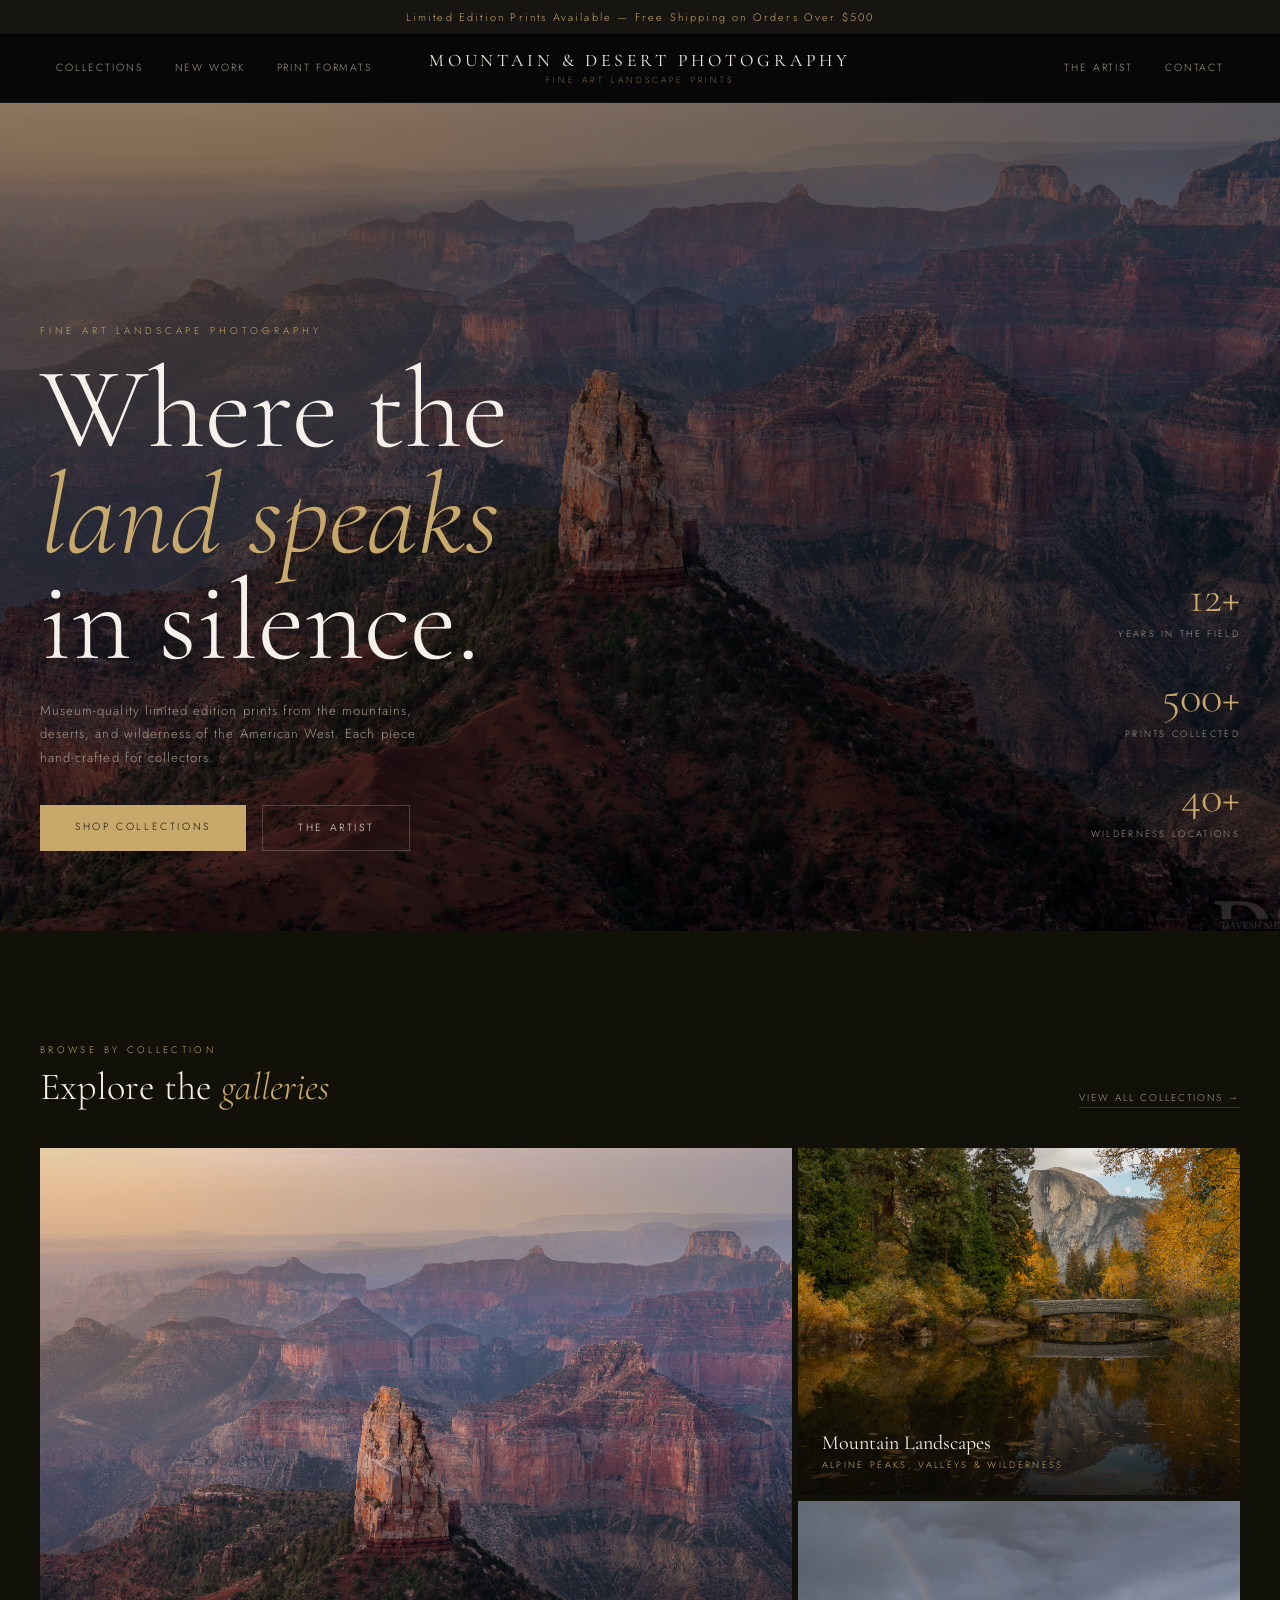
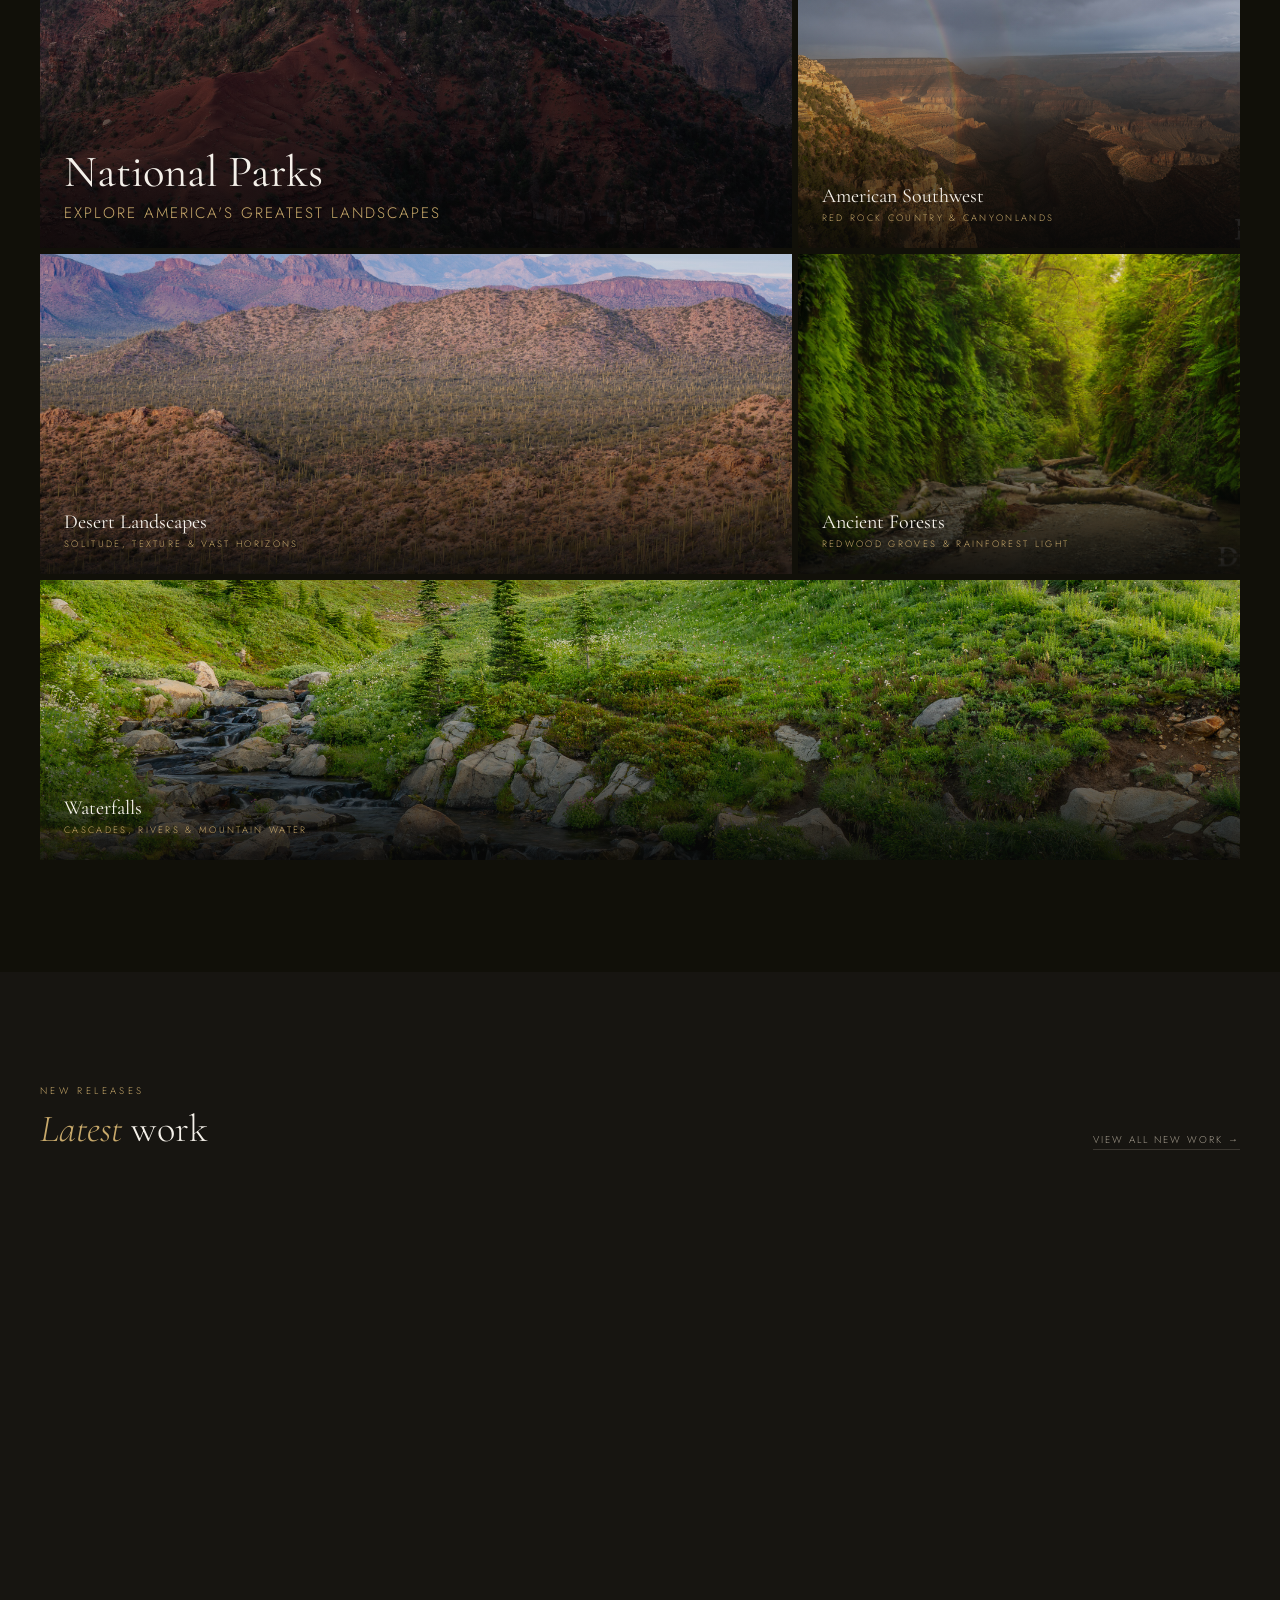
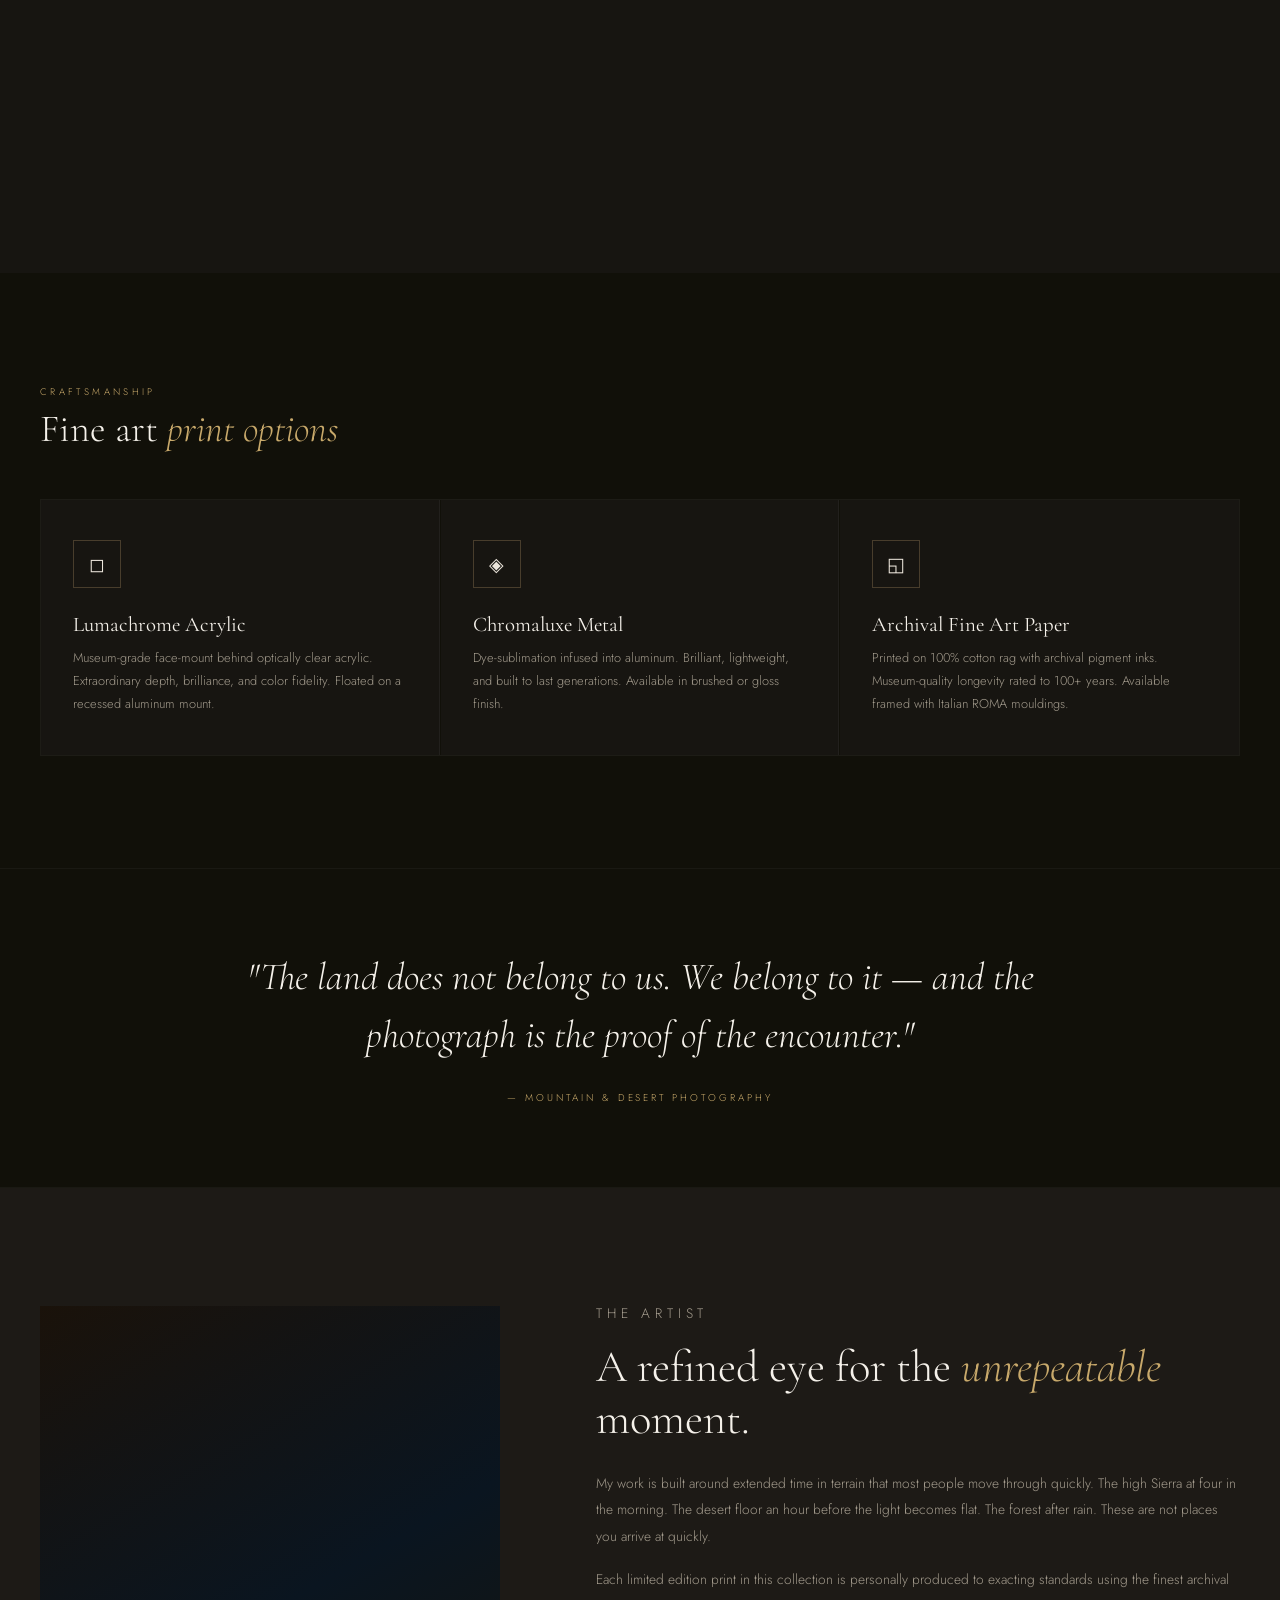
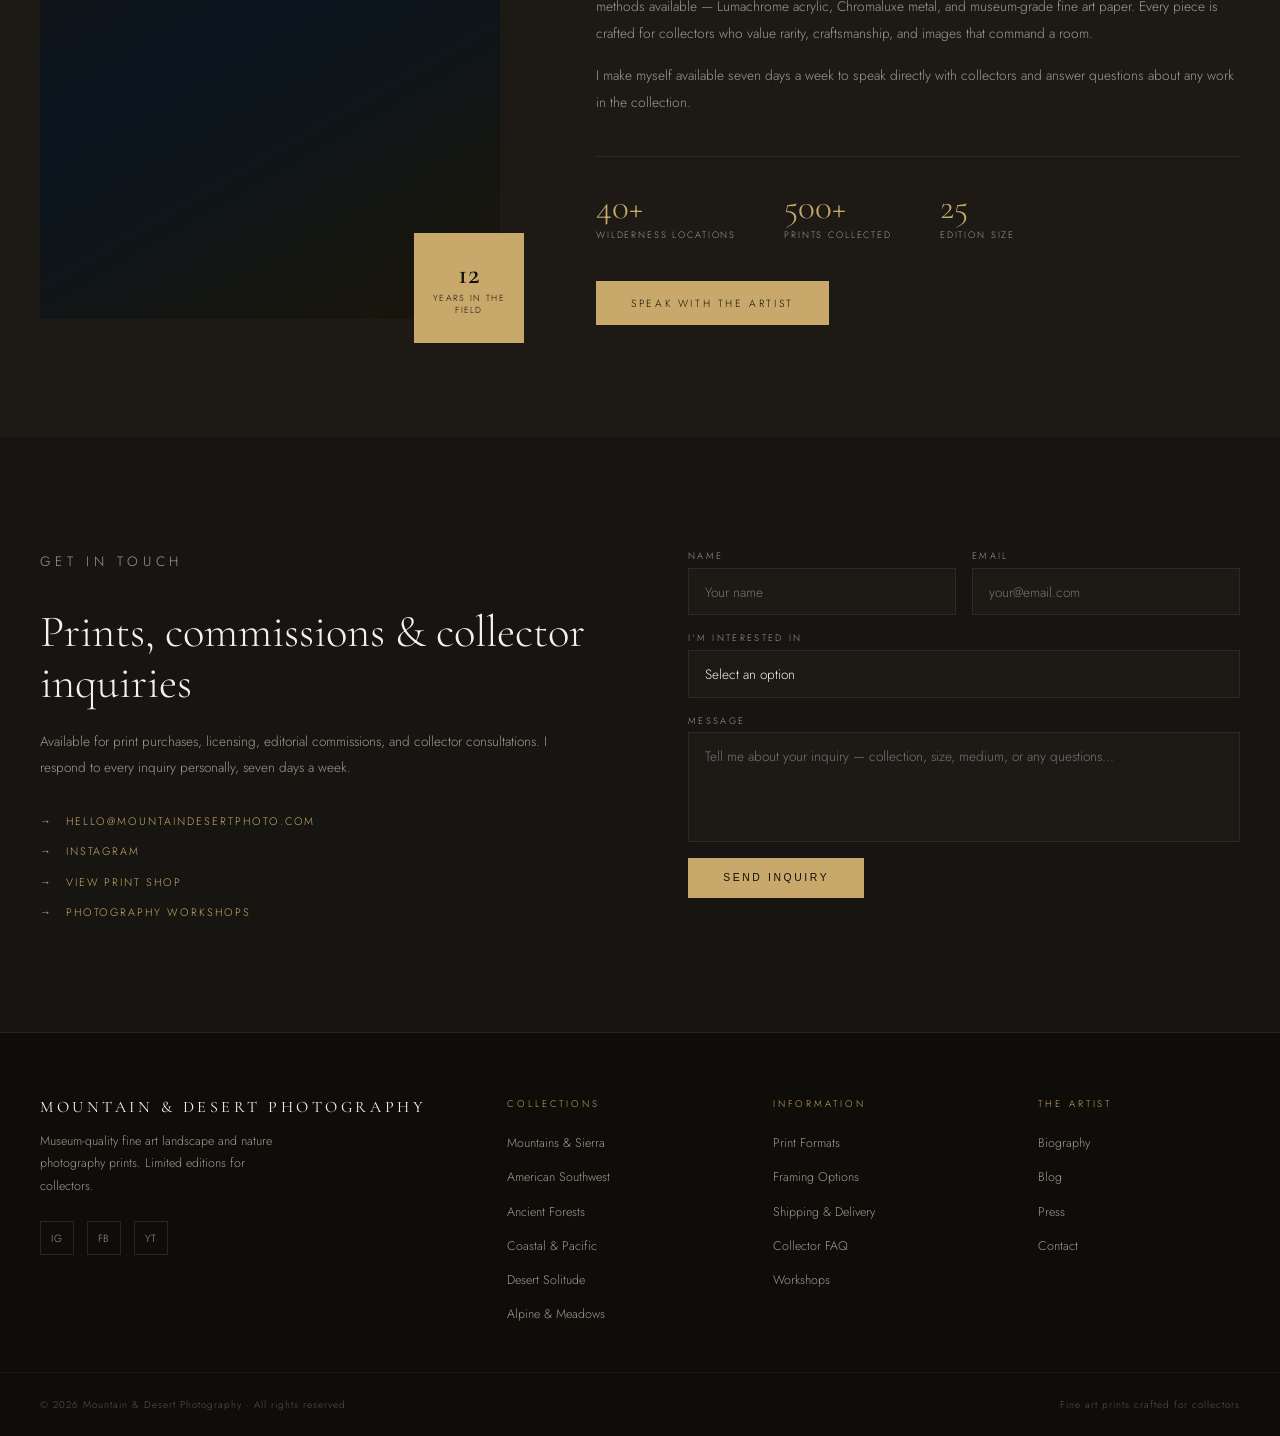
<file: index.html>
<!DOCTYPE html>
<html lang="en">
<head>
  <meta charset="UTF-8" />
  <meta name="viewport" content="width=device-width, initial-scale=1.0" />
  <title>Mountain and Desert Photography | Fine Art Prints</title>
  <link href="https://fonts.googleapis.com/css2?family=Cormorant+Garamond:ital,wght@0,300;0,400;0,600;1,300;1,400&family=Jost:wght@200;300;400&display=swap" rel="stylesheet" />
  <link rel="stylesheet" href="assets/css/styles.css">
</head>
<body>

  <!-- TOP BAR -->
  <div class="top-bar">Limited Edition Prints Available — Free Shipping on Orders Over $500</div>

  <!-- NAV -->
  <nav>
    <div class="nav-inner">
      <ul class="nav-left">
        <li><a href="#collections">Collections</a></li>
        <li><a href="#featured">New Work</a></li>
        <li><a href="#formats">Print Formats</a></li>
      </ul>
      <div class="nav-brand">
        <a href="#">Mountain &amp; Desert Photography</a>
        <span>Fine Art Landscape Prints</span>
      </div>
      <ul class="nav-right">
        <li><a href="#artist">The Artist</a></li>
        <li><a href="#contact">Contact</a></li>
      </ul>
    </div>
  </nav>

  <!-- HERO -->
  <header class="hero">
    <div class="hero-bg">
      <img src="assets/images/national-parks/grand-canyon/grand-canyon-point-imperial-sunrise.jpg"
          class="hero-slide">
      <img src="assets/images/national-parks/grand-canyon/grand-canyon-storm-rainbow.jpg"
          class="hero-slide">
      <img src="assets/images/national-parks/bryce-canyon/bryce-sunset-snow.jpg"
          class="hero-slide">
      <img src="assets/images/national-parks/north-cascades/north-cascade-backpacking.jpg"
          class="hero-slide">
      <img src="assets/images/national-parks/redwood/redwood-forest-trail.jpg"
          class="hero-slide">
  </div>
    <svg class="hero-mountains" viewBox="0 0 1440 280" preserveAspectRatio="none" xmlns="http://www.w3.org/2000/svg" height="280">
      <path d="M0,280 L0,200 L60,150 L130,185 L220,70 L320,130 L400,90 L480,150 L570,45 L670,110 L760,30 L860,100 L940,62 L1030,118 L1115,75 L1200,135 L1290,95 L1380,155 L1440,120 L1440,280 Z" fill="rgba(8,8,8,0.7)"/>
      <path d="M0,280 L0,240 L90,215 L190,232 L280,195 L380,220 L470,185 L570,215 L670,168 L780,205 L880,160 L980,198 L1070,172 L1170,205 L1270,185 L1380,215 L1440,195 L1440,280 Z" fill="#080808"/>
    </svg>
    <div class="hero-body">
      <div class="hero-text">
        <p class="hero-eyebrow">Fine Art Landscape Photography</p>
        <h1 class="hero-title">Where the<br/><em>land speaks</em><br/>in silence.</h1>
        <p class="hero-sub">Museum-quality limited edition prints from the mountains, deserts, and wilderness of the American West. Each piece hand-crafted for collectors.</p>
        <div class="hero-actions">
          <a href="#collections" class="btn-primary">Shop Collections</a>
          <a href="#artist" class="btn-ghost">The Artist</a>
        </div>
      </div>
      <div class="hero-stat-group">
        <div class="hero-stat">
          <span class="hero-stat-num">12+</span>
          <span class="hero-stat-lbl">Years in the field</span>
        </div>
        <div class="hero-stat">
          <span class="hero-stat-num">500+</span>
          <span class="hero-stat-lbl">Prints collected</span>
        </div>
        <div class="hero-stat">
          <span class="hero-stat-num">40+</span>
          <span class="hero-stat-lbl">Wilderness locations</span>
        </div>
      </div>
    </div>
  </header>

  <!-- COLLECTIONS -->
  <section id="collections">
    <div class="section-wrap">
      <div class="section-head">
        <div>
          <p class="section-eyebrow">Browse by Collection</p>
          <h2 class="section-title">Explore the <em>galleries</em></h2>
        </div>
        <a href="#" class="see-all">View All Collections →</a>
      </div>
    </div>
    <div style="padding: 0 2.5rem; max-width:1400px; margin: 0 auto;">
      <div class="collections-grid">

        <!-- NATIONAL PARKS -->

        <a href="galleries/national-parks.html" class="coll-item parks">

          <div
            class="coll-bg"
            style="
              background-image:url('assets/images/national-parks/grand-canyon/grand-canyon-point-imperial-sunrise.jpg');
              background-size:cover;
              background-position:center;
            ">
          </div>

          <div class="coll-overlay">
            <div class="coll-name">National Parks</div>
            <div class="coll-count">Explore America's Greatest Landscapes</div>
          </div>

          <div class="coll-arrow">↗</div>

        </a>

        <!-- MOUNTAINS -->

        <a href="galleries/gallery.html?gallery=mountains" class="coll-item mountains">

            <div class="coll-bg cg-mountains"></div>

            <div class="coll-overlay">
                <div class="coll-name">
                    Mountain Landscapes
                </div>

                <div class="coll-count">
                    Alpine peaks, valleys & wilderness
                </div>
            </div>

            <div class="coll-arrow">↗</div>

        </a>

        <!-- SOUTHWEST -->

        <a href="galleries/gallery.html?gallery=southwest" class="coll-item southwest">

            <div class="coll-bg cg-southwest"></div>

            <div class="coll-overlay">
                <div class="coll-name">
                    American Southwest
                </div>

                <div class="coll-count">
                    Red rock country & canyonlands
                </div>
            </div>

            <div class="coll-arrow">↗</div>

        </a>

        <!-- FORESTS -->

        <a href="galleries/gallery.html?gallery=forest" class="coll-item forests">

            <div class="coll-bg cg-forest"></div>

            <div class="coll-overlay">
                <div class="coll-name">
                    Ancient Forests
                </div>

                <div class="coll-count">
                    Redwood groves & rainforest light
                </div>
            </div>

            <div class="coll-arrow">↗</div>

        </a>

        <!-- DESERT -->

       <a href="galleries/gallery.html?gallery=desert" class="coll-item desert">

            <div class="coll-bg cg-desert"></div>

            <div class="coll-overlay">
                <div class="coll-name">
                    Desert Landscapes
                </div>

                <div class="coll-count">
                    Solitude, texture & vast horizons
                </div>
            </div>

            <div class="coll-arrow">↗</div>

        </a>

        <!-- WATERFALLS -->

        <a href="galleries/gallery.html?gallery=waterfalls" class="coll-item waterfalls">

            <div class="coll-bg cg-waterfalls"></div>

            <div class="coll-overlay">
                <div class="coll-name">
                    Waterfalls
                </div>

                <div class="coll-count">
                    Cascades, rivers & mountain water
                </div>
            </div>

            <div class="coll-arrow">↗</div>

        </a>

      </div>
    </div>
  </section>

  <!-- FEATURED WORK -->
  <section id="featured">
    <div class="section-wrap">
      <div class="section-head">
        <div>
          <p class="section-eyebrow">New Releases</p>
          <h2 class="section-title"><em>Latest</em> work</h2>
        </div>
        <a href="#" class="see-all">View All New Work →</a>
      </div>
      <div class="featured-grid">
        <div class="feat-item" onclick="openLB('Ridgeline at First Light', 'Limited Edition · Mountains')">
          <div class="feat-img fi1"></div>
          <div class="feat-info">
            <p class="feat-title">Ridgeline at First Light</p>
            <div class="feat-meta">
              <span class="feat-edition">Limited to 25 · Mountains</span>
              <span class="feat-price">From $380</span>
            </div>
          </div>
        </div>
        <div class="feat-item" onclick="openLB('Canyonlands — Last Hour', 'Limited Edition · Southwest')">
          <div class="feat-img fi2"></div>
          <div class="feat-info">
            <p class="feat-title">Canyonlands — Last Hour</p>
            <div class="feat-meta">
              <span class="feat-edition">Limited to 25 · Southwest</span>
              <span class="feat-price">From $380</span>
            </div>
          </div>
        </div>
        <div class="feat-item" onclick="openLB('Sequoia — Cathedral Light', 'Limited Edition · Forest')">
          <div class="feat-img fi3"></div>
          <div class="feat-info">
            <p class="feat-title">Sequoia — Cathedral Light</p>
            <div class="feat-meta">
              <span class="feat-edition">Limited to 25 · Forest</span>
              <span class="feat-price">From $380</span>
            </div>
          </div>
        </div>
      </div>
    </div>
  </section>

  <!-- PRINT FORMATS -->
  <section id="formats">
    <div class="section-wrap">
      <div class="section-head">
        <div>
          <p class="section-eyebrow">Craftsmanship</p>
          <h2 class="section-title">Fine art <em>print options</em></h2>
        </div>
      </div>
      <div class="formats-grid">
        <div class="format-item">
          <div class="format-icon">◻</div>
          <p class="format-name">Lumachrome Acrylic</p>
          <p class="format-desc">Museum-grade face-mount behind optically clear acrylic. Extraordinary depth, brilliance, and color fidelity. Floated on a recessed aluminum mount.</p>
        </div>
        <div class="format-item">
          <div class="format-icon">◈</div>
          <p class="format-name">Chromaluxe Metal</p>
          <p class="format-desc">Dye-sublimation infused into aluminum. Brilliant, lightweight, and built to last generations. Available in brushed or gloss finish.</p>
        </div>
        <div class="format-item">
          <div class="format-icon">◱</div>
          <p class="format-name">Archival Fine Art Paper</p>
          <p class="format-desc">Printed on 100% cotton rag with archival pigment inks. Museum-quality longevity rated to 100+ years. Available framed with Italian ROMA mouldings.</p>
        </div>
      </div>
    </div>
  </section>

  <!-- QUOTE -->
  <div class="quote-band">
    <blockquote>"The land does not belong to us. We belong to it — and the photograph is the proof of the encounter."</blockquote>
    <cite>— Mountain &amp; Desert Photography</cite>
  </div>

  <!-- ARTIST -->
  <section id="artist">
    <div class="section-wrap">
      <div class="artist-inner">
        <div class="artist-img-wrap">
          <div class="artist-img"></div>
          <!-- Replace with: <img src="images/artist-portrait.jpg" class="artist-img" style="object-fit:cover;" /> -->
          <div class="artist-img-badge">
            <span class="badge-num">12</span>
            <span class="badge-lbl">Years in the field</span>
          </div>
        </div>
        <div class="artist-text">
          <p class="section-eyebrow">The Artist</p>
          <h2>A refined eye for the <em>unrepeatable</em> moment.</h2>
          <p>My work is built around extended time in terrain that most people move through quickly. The high Sierra at four in the morning. The desert floor an hour before the light becomes flat. The forest after rain. These are not places you arrive at quickly.</p>
          <p>Each limited edition print in this collection is personally produced to exacting standards using the finest archival methods available — Lumachrome acrylic, Chromaluxe metal, and museum-grade fine art paper. Every piece is crafted for collectors who value rarity, craftsmanship, and images that command a room.</p>
          <p>I make myself available seven days a week to speak directly with collectors and answer questions about any work in the collection.</p>
          <div class="artist-creds">
            <div class="cred">
              <span class="cred-val">40+</span>
              <span class="cred-lbl">Wilderness locations</span>
            </div>
            <div class="cred">
              <span class="cred-val">500+</span>
              <span class="cred-lbl">Prints collected</span>
            </div>
            <div class="cred">
              <span class="cred-val">25</span>
              <span class="cred-lbl">Edition size</span>
            </div>
          </div>
          <div style="margin-top: 2.5rem;">
            <a href="#contact" class="btn-primary">Speak With the Artist</a>
          </div>
        </div>
      </div>
    </div>
  </section>

  <!-- CONTACT -->
  <section id="contact">
    <div class="section-wrap">
      <div class="contact-grid">
        <div class="contact-lede">
          <p class="section-eyebrow">Get In Touch</p>
          <h2>Prints, commissions &amp; collector inquiries</h2>
          <p>Available for print purchases, licensing, editorial commissions, and collector consultations. I respond to every inquiry personally, seven days a week.</p>
          <div class="contact-links">
            <a href="mailto:hello@mountaindesertphoto.com" class="contact-link">hello@mountaindesertphoto.com</a>
            <a href="https://instagram.com" target="_blank" class="contact-link">Instagram</a>
            <a href="#" class="contact-link">View Print Shop</a>
            <a href="#" class="contact-link">Photography Workshops</a>
          </div>
        </div>
        <div class="contact-form">
          <div class="form-row">
            <div class="fg">
              <label for="cf-name">Name</label>
              <input type="text" id="cf-name" placeholder="Your name" />
            </div>
            <div class="fg">
              <label for="cf-email">Email</label>
              <input type="email" id="cf-email" placeholder="your@email.com" />
            </div>
          </div>
          <div class="fg">
            <label for="cf-interest">I'm interested in</label>
            <select id="cf-interest">
              <option value="">Select an option</option>
              <option>Purchasing a print</option>
              <option>Custom commission</option>
              <option>Licensing for publication</option>
              <option>Photography workshop</option>
              <option>General inquiry</option>
            </select>
          </div>
          <div class="fg">
            <label for="cf-msg">Message</label>
            <textarea id="cf-msg" placeholder="Tell me about your inquiry — collection, size, medium, or any questions..."></textarea>
          </div>
          <button class="btn-primary" onclick="submitForm()" style="align-self:flex-start;">Send Inquiry</button>
        </div>
      </div>
    </div>
  </section>

  <!-- FOOTER -->
  <footer>
    <div class="footer-top">
      <div class="footer-brand-col">
        <p class="footer-logo">Mountain &amp; Desert Photography</p>
        <p class="footer-tagline">Museum-quality fine art landscape and nature photography prints. Limited editions for collectors.</p>
        <div class="footer-social">
          <a href="#" class="social-icon">IG</a>
          <a href="#" class="social-icon">FB</a>
          <a href="#" class="social-icon">YT</a>
        </div>
      </div>
      <div class="footer-col">
        <p class="footer-col-title">Collections</p>
        <ul>
          <li><a href="#">Mountains &amp; Sierra</a></li>
          <li><a href="#">American Southwest</a></li>
          <li><a href="#">Ancient Forests</a></li>
          <li><a href="#">Coastal &amp; Pacific</a></li>
          <li><a href="#">Desert Solitude</a></li>
          <li><a href="#">Alpine &amp; Meadows</a></li>
        </ul>
      </div>
      <div class="footer-col">
        <p class="footer-col-title">Information</p>
        <ul>
          <li><a href="#">Print Formats</a></li>
          <li><a href="#">Framing Options</a></li>
          <li><a href="#">Shipping &amp; Delivery</a></li>
          <li><a href="#">Collector FAQ</a></li>
          <li><a href="#">Workshops</a></li>
        </ul>
      </div>
      <div class="footer-col">
        <p class="footer-col-title">The Artist</p>
        <ul>
          <li><a href="#">Biography</a></li>
          <li><a href="#">Blog</a></li>
          <li><a href="#">Press</a></li>
          <li><a href="#">Contact</a></li>
        </ul>
      </div>
    </div>
    <div class="footer-bottom">
      <span class="footer-copy">© 2026 Mountain &amp; Desert Photography · All rights reserved</span>
      <span class="footer-copy">Fine art prints crafted for collectors</span>
    </div>
  </footer>

  <!-- LIGHTBOX -->
  <div class="lightbox" id="lightbox">
    <button class="lb-close" onclick="closeLB()">✕ Close</button>
    <div class="lb-img" id="lb-img"></div>
    <p class="lb-title" id="lb-title"></p>
    <p class="lb-sub" id="lb-sub"></p>
  </div>

  <script src="assets/js/main.js"></script>
</body>
</html>
</file>
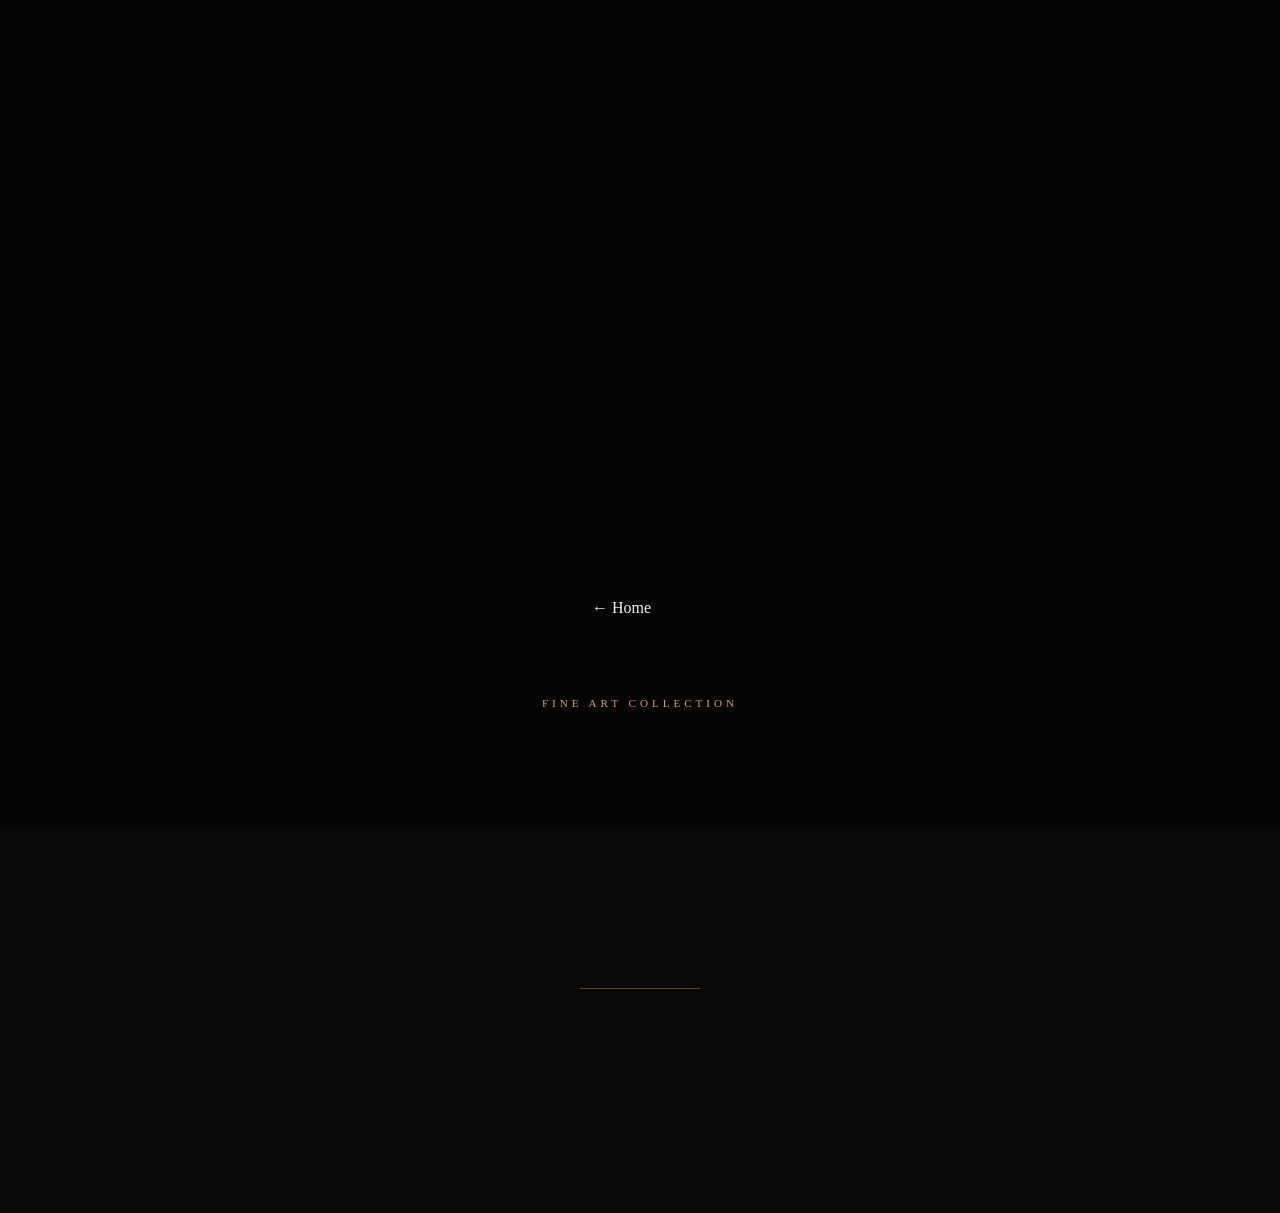
<file: galleries/gallery.html>
<!DOCTYPE html>
<html lang="en">

<head>
<meta charset="UTF-8">
<meta name="viewport" content="width=device-width, initial-scale=1.0">

<title>Gallery</title>

<link rel="stylesheet" href="../assets/css/styles.css">

<style>

    body{
    margin:0;
    background:#080808;
    color:#f5f3ef;
    font-family:Georgia, serif;
}

.hero{
    min-height:92vh;
    position:relative;
    background-size:cover;
    background-position:center;
}

.hero::before{
    content:'';
    position:absolute;
    inset:0;
    background:rgba(0,0,0,.35);
}

.hero-content{
    position:relative;
    z-index:2;
    max-width:1200px;
    margin:0 auto;
    padding:140px 40px 100px;
}

.hero-eyebrow{
    color:#c8a96b;
    letter-spacing:.35em;
    text-transform:uppercase;
    margin-top:80px;
    font-size:.7rem;
}

.hero h1{
    font-family:'Cormorant Garamond',serif;
    font-size:clamp(4rem,8vw,7rem);
    font-weight:300;
    line-height:.95;
    margin:.5rem 0;
}

.park-subtitle{
    display:block;
    font-size:.45em;
    font-weight:300;
    margin-top:.2rem;
}

.hero p{
    max-width:650px;
    color:#ece6dc;
    line-height:1.9;
}

.hero h1{
    font-size:4rem;
    letter-spacing:.15em;
    margin:0;
}

.hero p{
    letter-spacing:.3em;
    color:#c7b178;
}

.container{
    max-width:1400px;
    margin:auto;
    padding:80px 40px;
}

.description{
    max-width:900px;
    margin:auto;
    text-align:center;
    line-height:1.9;
    font-size:1.1rem;
}

.gallery{
    max-width:1500px;
    margin:auto;
    padding:0 3rem 8rem;

    columns:2;
    column-gap:4rem;
}

.intro{
    padding:6rem 2rem 2rem;
}

.intro-inner{
    max-width:900px;
    margin:auto;
    text-align:center;
    font-family:'Cormorant Garamond',serif;
    font-size:2rem;
    font-weight:300;
    color:#ece6dc;
    line-height:1.7;
}

.divider{
    width:120px;
    height:1px;
    background:rgba(200,169,107,.4);
    margin:4rem auto;
}

.photo{
    overflow:hidden;
    break-inside:avoid;
    margin-bottom:4rem;
}

.photo img{
    width:100%;
    display:block;
    transition:transform .4s ease;
}

.photo:hover img{
    transform:scale(1.04);
}

.caption{
    text-align:center;
    padding-top:1.5rem;
}

.caption h3{
    font-family:'Cormorant Garamond',serif;
    font-size:1.7rem;
    font-weight:300;
    margin:0;
}

.caption p{
    color:#a29a8c;
    letter-spacing:.28em;
    text-transform:uppercase;
    font-size:.7rem;
    margin-top:.75rem;
}

.back-link{
    text-align:center;
    padding:50px;
}

.back-link a{
    color:#c7b178;
    text-decoration:none;
    letter-spacing:.15em;
}




.gallery-header{
    text-align:center;
    padding:5rem 2rem 3rem;
}

/* LIGHTBOX */

.lightbox{
    display:none;
    position:fixed;
    inset:0;
    background:rgba(0,0,0,.95);
    justify-content:center;
    align-items:center;
    z-index:9999;
}

.lightbox img{
    max-width:80vw;
    max-height:80vh;
    object-fit:contain;
}

.lightbox-close{
    position:absolute;
    top:30px;
    right:40px;
    color:white;
    font-size:40px;
    cursor:pointer;
}

.lightbox-prev,
.lightbox-next{
    position:absolute;
    top:50%;
    transform:translateY(-50%);
    background:none;
    border:none;
    color:white;
    font-size:4rem;
    cursor:pointer;
    z-index:10000;
}

.lightbox-prev{
    left:30px;
}

.lightbox-next{
    right:30px;
}

.lightbox-info{
    position:absolute;
    bottom:35px;
    left:0;
    right:0;
    text-align:center;
}

#lightbox-title{
    font-family:'Cormorant Garamond',serif;
    font-size:2rem;
    font-weight:300;
    color:#f5f3ef;
    margin:0;
}

.lightbox-counter{
    position:absolute;
    top:30px;
    right:90px;
    color:#c8a96b;
    letter-spacing:.25em;
    font-size:.8rem;
    opacity:.8;
}

@media (max-width: 900px){

    .gallery{
        columns:1;
    }

}

</style>

</head>

<body>


<section class="hero" id="hero">

    <div class="hero-content">

        <a href="../index.html" class="back-link">
            ← Home
        </a>

        <div class="hero-eyebrow">
            Fine Art Collection
        </div>

        <h1 id="galleryTitle"></h1>

        <p id="galleryCollection"></p>

    </div>

</section>

<section class="intro">

    <div class="intro-inner"
         id="galleryStory">
    </div>

    <div class="divider"></div>

</section>

<div
    id="gallery"
    class="gallery">
</div>

<!-- LIGHTBOX -->

<div id="lightbox" class="lightbox">

    <span class="lightbox-close">&times;</span>

    <button class="lightbox-prev">&#10094;</button>

    <img id="lightbox-img">

    <button class="lightbox-next">&#10095;</button>

    <div class="lightbox-info">

        <h3 id="lightbox-title"></h3>

        <div class="lightbox-counter">
            <span id="lightbox-count"></span>
        </div>

    </div>

</div>

<script src="../assets/js/gallery.js"></script>

<script>

const galleryNames = {

    forest:
        "Ancient Forests",

    mountains:
        "Mountain Landscapes",

    desert:
        "Desert Landscapes",

    southwest:
        "American Southwest",

    waterfalls:
        "Waterfalls"

};

const params =
    new URLSearchParams(
        window.location.search
    );
    

const gallery =
    params.get("gallery");

const data =
    galleryData[gallery];

if(data){

    document.title =
        data.name;

    document.getElementById(
        "galleryTitle"
    ).textContent =
        data.name;

    document.getElementById(
        "galleryCollection"
    ).textContent =
        data.collection;

    document.getElementById(
        "galleryStory"
    ).textContent =
        data.story;

    document.getElementById(
        "hero"
    ).style.backgroundImage =
        `url('${data.hero}')`;
}

fetch("../data/photos.json")

.then(r => r.json())

.then(photos => {

    const matchingPhotos =
        photos.filter(
            photo =>
                photo.tags?.includes(
                    gallery
                )
        );

    let currentIndex = 0;

    const galleryContainer =
        document.getElementById(
            "gallery"
        );

    const lightbox =
        document.getElementById(
            "lightbox"
        );

    const lightboxImg =
        document.getElementById(
            "lightbox-img"
        );

    const lightboxTitle =
        document.getElementById(
            "lightbox-title"
        );

    const lightboxCount =
        document.getElementById(
            "lightbox-count"
        );

    function showImage(index){

        if(index < 0)
            index =
                matchingPhotos.length - 1;

        if(index >= matchingPhotos.length)
            index = 0;

        currentIndex = index;

        const photo =
            matchingPhotos[index];

        lightboxImg.src =
            photo.image;

        lightboxTitle.textContent =
            photo.title;

        lightboxCount.textContent =
            `${index + 1} / ${matchingPhotos.length}`;

        lightbox.style.display =
            "flex";
    }

    matchingPhotos.forEach(
        (photo,index) => {

        galleryContainer.insertAdjacentHTML(
            "beforeend",
            `
            <div class="photo">

                <img
                    src="${photo.image}"
                    alt="${photo.title}"
                    loading="lazy"
                    class="gallery-image">

                <div class="caption">

                    <h3>${photo.title}</h3>

                    <p>${photo.location || ""}</p>

                </div>

            </div>
            `
        );

    });

    document.addEventListener(
        "click",
        e => {

            if(
                e.target.classList.contains(
                    "gallery-image"
                )
            ){

                const images =
                    [...document.querySelectorAll(
                        ".gallery-image"
                    )];

                currentIndex =
                    images.indexOf(
                        e.target
                    );

                showImage(currentIndex);
            }

        }
    );

    document.querySelector(
        ".lightbox-close"
    ).onclick = () =>
        lightbox.style.display =
            "none";

    document.querySelector(
        ".lightbox-prev"
    ).onclick = () =>
        showImage(currentIndex - 1);

    document.querySelector(
        ".lightbox-next"
    ).onclick = () =>
        showImage(currentIndex + 1);

    document.addEventListener(
        "keydown",
        e => {

            if(
                lightbox.style.display !==
                "flex"
            ) return;

            if(e.key === "ArrowRight")
                showImage(currentIndex + 1);

            if(e.key === "ArrowLeft")
                showImage(currentIndex - 1);

            if(e.key === "Escape")
                lightbox.style.display =
                    "none";
        }
    );

});

</script>

</body>
</html>
</file>
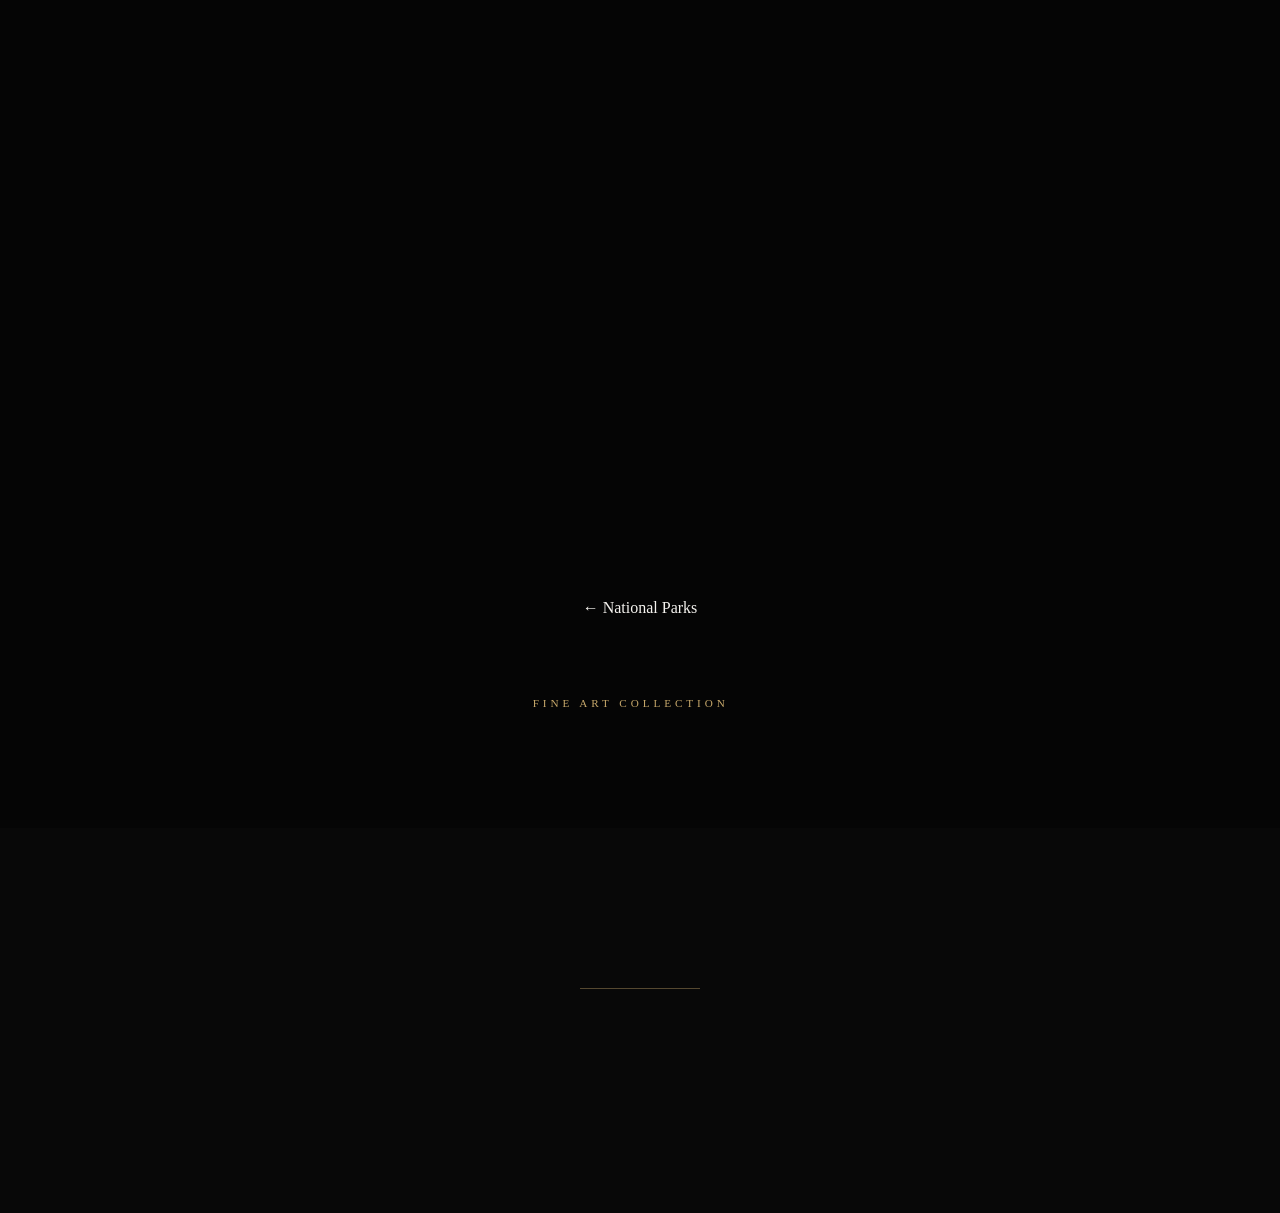
<file: galleries/park.html>
<!DOCTYPE html>
<html lang="en">

<head>
<meta charset="UTF-8">
<meta name="viewport" content="width=device-width, initial-scale=1.0">

<title>National Park | Mountain & Desert Photography</title>

<link href="https://fonts.googleapis.com/css2?family=Cormorant+Garamond:wght@300;400;600&family=Jost:wght@200;300;400&display=swap" rel="stylesheet">

<link rel="stylesheet" href="../assets/css/styles.css">

<style>

*{
    box-sizing:border-box;
}

body{
    margin:0;
    background:#080808;
    color:#f5f3ef;
    font-family:Georgia, serif;
}

.hero{
    min-height:92vh;
    position:relative;
    background-size:cover;
    background-position:center;
}

.hero::before{
    content:'';
    position:absolute;
    inset:0;
    background:rgba(0,0,0,.35);
}

.hero-content{
    position:relative;
    z-index:2;
    max-width:1200px;
    margin:0 auto;
    padding:140px 40px 100px;
}

.hero-eyebrow{
    color:#c8a96b;
    letter-spacing:.35em;
    text-transform:uppercase;
    margin-top:80px;
    font-size:.7rem;
}

.hero h1{
    font-family:'Cormorant Garamond',serif;
    font-size:clamp(4rem,8vw,7rem);
    font-weight:300;
    line-height:.95;
    margin:.5rem 0;
}

.park-subtitle{
    display:block;
    font-size:.45em;
    font-weight:300;
    margin-top:.2rem;
}

.hero p{
    max-width:650px;
    color:#ece6dc;
    line-height:1.9;
}

.hero h1{
    font-size:4rem;
    letter-spacing:.15em;
    margin:0;
}

.hero p{
    letter-spacing:.3em;
    color:#c7b178;
}

.container{
    max-width:1400px;
    margin:auto;
    padding:80px 40px;
}

.description{
    max-width:900px;
    margin:auto;
    text-align:center;
    line-height:1.9;
    font-size:1.1rem;
}

.gallery{
    max-width:1500px;
    margin:auto;
    padding:0 3rem 8rem;

    columns:2;
    column-gap:4rem;
}

.intro{
    padding:6rem 2rem 2rem;
}

.intro-inner{
    max-width:900px;
    margin:auto;
    text-align:center;
    font-family:'Cormorant Garamond',serif;
    font-size:2rem;
    font-weight:300;
    color:#ece6dc;
    line-height:1.7;
}

.divider{
    width:120px;
    height:1px;
    background:rgba(200,169,107,.4);
    margin:4rem auto;
}

.photo{
    overflow:hidden;
    break-inside:avoid;
    margin-bottom:4rem;
}

.photo img{
    width:100%;
    display:block;
    transition:transform .4s ease;
}

.photo:hover img{
    transform:scale(1.04);
}

.caption{
    text-align:center;
    padding-top:1.5rem;
}

.caption h3{
    font-family:'Cormorant Garamond',serif;
    font-size:1.7rem;
    font-weight:300;
    margin:0;
}

.caption p{
    color:#a29a8c;
    letter-spacing:.28em;
    text-transform:uppercase;
    font-size:.7rem;
    margin-top:.75rem;
}

.back-link{
    text-align:center;
    padding:50px;
}

.back-link a{
    color:#c7b178;
    text-decoration:none;
    letter-spacing:.15em;
}

.park-subtitle{
    font-family:'Cormorant Garamond',serif;
    font-size:1.5rem;
    font-weight:300;
    color:#c8a96b;
    letter-spacing:.15em;
}

.collection-intro{
    max-width:900px;
    margin:auto;
    text-align:center;
    padding:6rem 2rem 3rem;
}

.collection-intro h2{
    font-family:'Cormorant Garamond',serif;
    font-size:3rem;
    font-weight:300;
    color:#c8a96b;
    margin-bottom:2rem;
}

.collection-intro p{
    line-height:2;
    color:#ece6dc;
    font-size:1.1rem;
}

.story{
    max-width:850px;
    margin:auto;
    padding:0 2rem 5rem;
}

.story p{
    line-height:2.1;
    color:#b9b0a0;
}

.lightbox{
    display:none;
    position:fixed;
    inset:0;
    background:rgba(0,0,0,.95);
    justify-content:center;
    align-items:center;
    z-index:9999;
}

.lightbox img{
    max-width:80vw;
    max-height:80vh;
    object-fit:contain;
}

.lightbox-close{
    position:absolute;
    top:30px;
    right:40px;
    color:white;
    font-size:40px;
    cursor:pointer;
}

.lightbox-prev,
.lightbox-next{
    position:absolute;
    top:50%;
    transform:translateY(-50%);
    background:none;
    border:none;
    color:white;
    font-size:4rem;
    cursor:pointer;
    z-index:10000;
}

.lightbox-prev{
    left:30px;
}

.lightbox-next{
    right:30px;
}

.lightbox-counter{
    position:absolute;
    top:30px;
    right:90px; /* leaves room for X button */
    color:#c8a96b;
    letter-spacing:.25em;
    font-size:.7rem;
    opacity:.8;
    font-family:'Jost',sans-serif;
}

.lightbox-info{
    position:absolute;
    bottom:35px;
    left:0;
    right:0;
    text-align:center;
}

.lightbox-title{
    font-family:'Cormorant Garamond',serif;
    font-size:2rem;
    font-weight:300;
    color:#f5f3ef;
    margin-bottom:.5rem;
}

#lightbox-title{
    font-family:'Cormorant Garamond',serif;
    font-size:2rem;
    font-weight:300;
    color:#f5f3ef;
    margin:0;
}

.lightbox-counter{
    color:#c8a96b;
    letter-spacing:.25em;
    font-size:.8rem;
}

@media (max-width: 900px){

    .gallery{
        columns:1;
    }

}

</style>
</head>

<body>

<section class="hero" id="hero">

    <div class="hero-content">

        <a href="national-parks.html" class="back-link">
            ← National Parks
        </a>

        <div class="hero-eyebrow">
            Fine Art Collection
        </div>

        <h1 id="parkTitle"></h1>

        <div class="collection-title" id="collectionTitle"></div>

        <p id="collectionText"></p>

    </div>

</section>

<section class="intro">

    <div class="intro-inner" id="storyText"></div>

    <div class="divider"></div>

</section>

<div class="gallery" id="gallery"></div>

<div id="lightbox" class="lightbox">

    <span class="lightbox-close">&times;</span>

    <button class="lightbox-prev">&#10094;</button>

    <img id="lightbox-img">

    <button class="lightbox-next">&#10095;</button>

    <div class="lightbox-info">

        <h3 id="lightbox-title"></h3>

        <div class="lightbox-counter">
            <span id="lightbox-count"></span>
        </div>

    </div>

</div>

<script src="../assets/js/parks.js"></script>


</body>

</html>
</file>
<file: assets/css/styles.css>
*, *::before, *::after { box-sizing: border-box; margin: 0; padding: 0; }

    :root {
      --black:   #111009;
      --ink:     #171511;
      --stone:   #1d1a16;
      --mid:     #2e2e2e;
      --dust:    #a29a8c;
      --sand:    #c8a96b;
      --cream:   #ece6dc;
      --white:   #f5f1ea;
      --gold:    #c8a96b;
    }

    html { scroll-behavior: smooth; }

    body {
      background: var(--black);
      color: var(--cream);
      font-family: 'Jost', sans-serif;
      font-weight: 300;
      -webkit-font-smoothing: antialiased;
    }

    a { text-decoration: none; color: inherit; }

    /* ── TOP BAR ── */
    .top-bar {
      background: var(--ink);
      text-align: center;
      padding: 0.55rem 1rem;
      font-size: 0.68rem;
      letter-spacing: 0.2em;
      color: var(--sand);
      font-family: 'Jost', sans-serif;
      font-weight: 300;
    }

    /* ── NAV ── */
    nav {
      position: sticky;
      top: 0;
      z-index: 200;
      background: rgba(8,8,8,0.97);
      backdrop-filter: blur(8px);
      border-bottom: 1px solid rgba(255,255,255,0.05);
    }

    .nav-inner {
      max-width: 1400px;
      margin: 0 auto;
      padding: 0 2.5rem;
      display: grid;
      grid-template-columns: 1fr auto 1fr;
      align-items: center;
      height: 68px;
    }

    .nav-left, .nav-right {
      display: flex;
      gap: 0;
      list-style: none;
      align-items: center;
    }

    .nav-right { justify-content: flex-end; }

    .nav-left li a, .nav-right li a {
      font-size: 0.65rem;
      letter-spacing: 0.18em;
      text-transform: uppercase;
      color: var(--dust);
      padding: 0.5rem 1rem;
      display: block;
      transition: color 0.2s;
    }

    .nav-left li a:hover, .nav-right li a:hover { color: var(--white); }

    .nav-brand {
      text-align: center;
    }

    .nav-brand a {
      font-family: 'Cormorant Garamond', serif;
      font-weight: 400;
      font-size: 1.1rem;
      letter-spacing: 0.22em;
      text-transform: uppercase;
      color: var(--white);
    }

    .nav-brand span {
      display: block;
      font-family: 'Jost', sans-serif;
      font-weight: 200;
      font-size: 0.55rem;
      letter-spacing: 0.35em;
      color: var(--sand);
      margin-top: 2px;
      text-transform: uppercase;
    }

    /* ── HERO ── */
    .hero {
      position: relative;
      height: 92vh;
      min-height: 600px;
      overflow: hidden;
      display: flex;
      align-items: flex-end;
    }

    .hero-bg {
      position: absolute;
      inset: 0;
      background:
        linear-gradient(to top, rgba(8,8,8,0.92) 0%, rgba(8,8,8,0.3) 50%, rgba(8,8,8,0.1) 100%),
        linear-gradient(160deg, #10181a 0%, #0c1008 30%, #0a0808 55%, #1a1208 100%);
    }

    .hero-slide {
      position: absolute;
      inset: 0;

      width: 100%;
      height: 100%;
      object-fit: cover;

      opacity: 0;
      transform: scale(1);

      transition:
          opacity 2.5s ease-in-out,
          transform 10s linear;
    }

    .hero-slide.active {
      opacity: 1;
      transform: scale(1.08);
    }

    .hero-bg::after {
      content: "";

      position: absolute;
      inset: 0;

      background:
        linear-gradient(
          rgba(0,0,0,.45),
          rgba(0,0,0,.65)
        );
    }

    .hero-mountains {
      display: none;
    }

    .hero-body {
      position: relative;
      z-index: 10;
      max-width: 1400px;
      margin: 0 auto;
      width: 100%;
      padding: 0 2.5rem 5rem;
      display: flex;
      justify-content: space-between;
      align-items: flex-end;
    }

    .hero-text {}

    .hero-eyebrow {
      font-size: 0.62rem;
      letter-spacing: 0.4em;
      text-transform: uppercase;
      color: var(--sand);
      margin-bottom: 1.2rem;
    }

    .hero-title {
      font-family: 'Cormorant Garamond', serif;
      font-weight: 300;
      font-size: clamp(3.5rem, 9vw, 8rem);
      line-height: 0.92;
      color: var(--white);
    }

    .hero-title em {
      font-style: italic;
      color: var(--sand);
    }

    .hero-sub {
      margin-top: 1.5rem;
      font-size: 0.82rem;
      letter-spacing: 0.08em;
      color: var(--dust);
      max-width: 380px;
      line-height: 1.8;
    }

    .hero-actions {
      display: flex;
      gap: 1rem;
      margin-top: 2.2rem;
      flex-wrap: wrap;
    }

    .btn-primary {
      font-size: 0.65rem;
      letter-spacing: 0.25em;
      text-transform: uppercase;
      color: var(--black);
      background: var(--sand);
      padding: 0.9rem 2.2rem;
      transition: background 0.25s;
      cursor: pointer;
      border: none;
      display: inline-block;
    }

    .btn-primary:hover { background: var(--white); }

    .btn-ghost {
      font-size: 0.65rem;
      letter-spacing: 0.25em;
      text-transform: uppercase;
      color: var(--cream);
      background: transparent;
      border: 1px solid rgba(255,255,255,0.2);
      padding: 0.9rem 2.2rem;
      transition: border-color 0.25s, color 0.25s;
      cursor: pointer;
      display: inline-block;
    }

    .btn-ghost:hover { border-color: var(--sand); color: var(--sand); }

    .hero-stat-group {
      display: flex;
      flex-direction: column;
      gap: 2rem;
      text-align: right;
      padding-bottom: 0.5rem;
    }

    .hero-stat {}

    .hero-stat-num {
      font-family: 'Cormorant Garamond', serif;
      font-weight: 300;
      font-size: 2.8rem;
      color: var(--gold);
      line-height: 1;
      display: block;
    }

    .hero-stat-lbl {
      font-size: 0.58rem;
      letter-spacing: 0.25em;
      text-transform: uppercase;
      color: var(--dust);
    }

    /* ── SECTION WRAPPER ── */
    .section-wrap {
      max-width: 1400px;
      margin: 0 auto;
      padding: 0 2.5rem;
    }

    .section-head {
      display: flex;
      justify-content: space-between;
      align-items: flex-end;
      margin-bottom: 2.5rem;
    }

    .section-title {
      font-family: 'Cormorant Garamond', serif;
      font-weight: 300;
      font-size: clamp(1.8rem, 3vw, 2.6rem);
      color: var(--white);
      line-height: 1.1;
    }

    .section-title em { font-style: italic; color: var(--sand); }

    .section-eyebrow {
      font-size: 0.6rem;
      letter-spacing: 0.35em;
      text-transform: uppercase;
      color: var(--sand);
      margin-bottom: 0.6rem;
    }

    .see-all {
      font-size: 0.62rem;
      letter-spacing: 0.2em;
      text-transform: uppercase;
      color: var(--dust);
      border-bottom: 1px solid rgba(138,130,120,0.3);
      padding-bottom: 2px;
      transition: color 0.2s, border-color 0.2s;
      white-space: nowrap;
    }

    .see-all:hover { color: var(--sand); border-color: var(--sand); }

    /* ── COLLECTIONS GRID ── */
    #collections { padding: 7rem 0; background: var(--black); }

    .collections-grid {
      display:grid;
      gap:6px;

      grid-template-columns: 1.7fr 1fr;

      grid-template-areas:
          "parks mountains"
          "parks southwest"
          "desert forests"
          "waterfalls waterfalls";
    }

    .coll-item {
      position:relative;
      overflow:hidden;
      cursor:pointer;
      background:var(--ink);
    }

    .parks{
      grid-area:parks;
      min-height:700px;
    }

    .mountains{
      grid-area:mountains;
      min-height:347px;
    }

    .southwest{
      grid-area:southwest;
      min-height:347px;
    }

    .desert{
      grid-area:desert;
      min-height:320px;
    }

    .forests{
      grid-area:forests;
      min-height:320px;
    }

    .waterfalls{
      grid-area:waterfalls;
      min-height:280px;
    }

    .parks .coll-name{
      font-size:2.8rem;
    }

    .parks .coll-count{
      font-size:.95rem;
      letter-spacing:2px;
    }


    .coll-bg {
      width: 100%; height: 100%;
      transition: transform 0.7s cubic-bezier(0.25,0.46,0.45,0.94);
      /* Replace with: <img src="images/collections/mountains.jpg" style="width:100%;height:100%;object-fit:cover;" /> */
    }

    .coll-item:hover .coll-bg { transform: scale(1.06); }

    .cg-mountains{
        background-image:
            url('../images/national-parks/yosemite/yosemite-half-dome-fall-color.jpg');
        background-size:cover;
        background-position:center;
    }

    .cg-southwest{
        background-image:
            url('../images/national-parks/grand-canyon/grand-canyon-storm-rainbow.jpg');
        background-size:cover;
        background-position:center;
    }

    .cg-forest{
        background-image:
            url('../images/national-parks/redwood/redwoods-fern-canyon.jpg');
        background-size:cover;
        background-position:center;
    }

    .cg-desert{
        background-image:
            url('../images/national-parks/saguaro/saguaro-fields.jpg');
        background-size:cover;
        background-position:center;
    }

    .cg-waterfalls{
        background-image:
            url('../images/national-parks/rainier/rainier-calm-sunrise-waterfall.jpg');
        background-size:cover;
        background-position:center;
    }

    .coll-overlay {
      position: absolute;
      inset: 0;
      background: linear-gradient(to top, rgba(8,8,8,0.85) 0%, rgba(8,8,8,0.1) 60%);
      display: flex;
      flex-direction: column;
      justify-content: flex-end;
      padding: 1.5rem;
      transition: background 0.3s;
    }

    .coll-item:hover .coll-overlay {
      background: linear-gradient(to top, rgba(8,8,8,0.92) 0%, rgba(8,8,8,0.3) 60%);
    }

    .coll-name {
      font-family: 'Cormorant Garamond', serif;
      font-weight: 400;
      font-size: 1.25rem;
      color: var(--white);
      margin-bottom: 0.2rem;
    }

    .coll-count {
      font-size: 0.58rem;
      letter-spacing: 0.25em;
      text-transform: uppercase;
      color: var(--sand);
    }

    .coll-arrow {
      position: absolute;
      top: 1rem; right: 1rem;
      width: 32px; height: 32px;
      border: 1px solid rgba(255,255,255,0.2);
      display: flex;
      align-items: center;
      justify-content: center;
      font-size: 0.9rem;
      color: var(--white);
      opacity: 0;
      transform: translate(-4px, 4px);
      transition: opacity 0.3s, transform 0.3s;
    }

    .coll-item:hover .coll-arrow { opacity: 1; transform: translate(0,0); }

    /* ── FEATURED WORK ── */
    #featured { padding: 7rem 0; background: var(--ink); }

    .featured-grid {
      display: grid;
      grid-template-columns: repeat(3, 1fr);
      gap: 3px;
    }

    .feat-item {
      position: relative;
      overflow: hidden;
      cursor: pointer;
      background: var(--stone);
    }

    .feat-img {
      width: 100%;
      aspect-ratio: 4/5;
      transition: transform 0.6s ease;
    }

    .feat-item:hover .feat-img { transform: scale(1.04); }

    .fi1 { background: linear-gradient(165deg, #0d1820 0%, #1a2010 50%, #1a1008 100%); }
    .fi2 { background: linear-gradient(155deg, #1a1008 0%, #261800 50%, #0a1010 100%); }
    .fi3 { background: linear-gradient(170deg, #081208 0%, #102008 50%, #0a1418 100%); }

    .feat-info {
      padding: 1.2rem 0.5rem 0.5rem;
    }

    .feat-title {
      font-family: 'Cormorant Garamond', serif;
      font-weight: 400;
      font-size: 1.1rem;
      color: var(--white);
      margin-bottom: 0.3rem;
    }

    .feat-meta {
      display: flex;
      justify-content: space-between;
      align-items: center;
    }

    .feat-edition {
      font-size: 0.58rem;
      letter-spacing: 0.2em;
      text-transform: uppercase;
      color: var(--dust);
    }

    .feat-price {
      font-family: 'Cormorant Garamond', serif;
      font-size: 1rem;
      color: var(--sand);
    }

    /* ── PRINT FORMATS ── */
    #formats { padding: 7rem 0; background: var(--black); }

    .formats-grid {
      display: grid;
      grid-template-columns: repeat(3, 1fr);
      gap: 1px;
      margin-top: 3rem;
      border: 1px solid rgba(255,255,255,0.05);
    }

    .format-item {
      padding: 2.5rem 2rem;
      background: var(--ink);
      border-right: 1px solid rgba(255,255,255,0.05);
      transition: background 0.3s;
    }

    .format-item:last-child { border-right: none; }
    .format-item:hover { background: var(--stone); }

    .format-icon {
      width: 48px; height: 48px;
      border: 1px solid rgba(185,153,106,0.3);
      display: flex;
      align-items: center;
      justify-content: center;
      margin-bottom: 1.5rem;
      font-size: 1.2rem;
    }

    .format-name {
      font-family: 'Cormorant Garamond', serif;
      font-weight: 400;
      font-size: 1.3rem;
      color: var(--white);
      margin-bottom: 0.6rem;
    }

    .format-desc {
      font-size: 0.8rem;
      line-height: 1.8;
      color: var(--dust);
    }

    /* ── ARTIST ── */
    #artist { padding: 7rem 0; background: var(--stone); }

    .artist-inner {
      display: grid;
      grid-template-columns: 5fr 7fr;
      gap: 6rem;
      align-items: center;
    }

    .artist-img-wrap {
      position: relative;
    }

    .artist-img {
      width: 100%;
      aspect-ratio: 3/4;
      background: linear-gradient(150deg, #1a120a 0%, #0a1520 50%, #1a1508 100%);
    }

    .artist-img-badge {
      position: absolute;
      bottom: -1.5rem;
      right: -1.5rem;
      width: 110px; height: 110px;
      background: var(--sand);
      display: flex;
      flex-direction: column;
      align-items: center;
      justify-content: center;
      text-align: center;
      padding: 1rem;
    }

    .badge-num {
      font-family: 'Cormorant Garamond', serif;
      font-weight: 600;
      font-size: 1.8rem;
      color: var(--black);
      line-height: 1;
    }

    .badge-lbl {
      font-size: 0.55rem;
      letter-spacing: 0.15em;
      text-transform: uppercase;
      color: var(--black);
      margin-top: 4px;
    }

    .artist-text {}

    .artist-text h2 {
      font-family: 'Cormorant Garamond', serif;
      font-weight: 300;
      font-size: clamp(2rem, 3.5vw, 3rem);
      color: var(--white);
      line-height: 1.15;
      margin-bottom: 1.5rem;
    }

    .artist-text h2 em { font-style: italic; color: var(--sand); }

    .artist-text p {
      font-size: 0.86rem;
      line-height: 1.95;
      color: var(--dust);
      margin-bottom: 1rem;
    }

    .artist-creds {
      display: flex;
      gap: 3rem;
      margin-top: 2.5rem;
      padding-top: 2rem;
      border-top: 1px solid rgba(138,130,120,0.15);
    }

    .cred { display: flex; flex-direction: column; gap: 0.25rem; }

    .cred-val {
      font-family: 'Cormorant Garamond', serif;
      font-weight: 300;
      font-size: 2.2rem;
      color: var(--gold);
      line-height: 1;
    }

    .cred-lbl {
      font-size: 0.58rem;
      letter-spacing: 0.2em;
      text-transform: uppercase;
      color: var(--dust);
    }

    /* ── QUOTE ── */
    .quote-band {
      background: var(--black);
      padding: 5rem 2.5rem;
      text-align: center;
      border-top: 1px solid rgba(255,255,255,0.04);
      border-bottom: 1px solid rgba(255,255,255,0.04);
    }

    .quote-band blockquote {
      font-family: 'Cormorant Garamond', serif;
      font-style: italic;
      font-weight: 300;
      font-size: clamp(1.5rem, 3vw, 2.4rem);
      color: var(--white);
      line-height: 1.5;
      max-width: 820px;
      margin: 0 auto 1.2rem;
    }

    .quote-band cite {
      font-size: 0.62rem;
      letter-spacing: 0.3em;
      text-transform: uppercase;
      color: var(--sand);
      font-style: normal;
    }

    /* ── CONTACT ── */
    #contact { padding: 7rem 0; background: var(--ink); }

    .contact-grid {
      display: grid;
      grid-template-columns: 1fr 1fr;
      gap: 6rem;
      align-items: start;
    }

    .contact-lede h2 {
      font-family: 'Cormorant Garamond', serif;
      font-weight: 300;
      font-size: clamp(2rem, 3.5vw, 3rem);
      color: var(--white);
      line-height: 1.15;
      margin-bottom: 1.2rem;
    }

    .contact-lede p {
      font-size: 0.85rem;
      line-height: 1.9;
      color: var(--dust);
      margin-bottom: 2rem;
    }

    .contact-links { display: flex; flex-direction: column; gap: 0.9rem; }

    .contact-link {
      display: flex;
      align-items: center;
      gap: 0.8rem;
      font-size: 0.68rem;
      letter-spacing: 0.18em;
      text-transform: uppercase;
      color: var(--sand);
      transition: color 0.2s;
    }

    .contact-link::before { content: '→'; }
    .contact-link:hover { color: var(--white); }

    .contact-form { display: flex; flex-direction: column; gap: 1rem; }

    .form-row { display: grid; grid-template-columns: 1fr 1fr; gap: 1rem; }

    .fg { display: flex; flex-direction: column; gap: 0.35rem; }

    .fg label {
      font-size: 0.58rem;
      letter-spacing: 0.25em;
      text-transform: uppercase;
      color: var(--dust);
    }

    .fg input, .fg textarea, .fg select {
      background: var(--stone);
      border: 1px solid rgba(255,255,255,0.07);
      color: var(--white);
      font-family: 'Jost', sans-serif;
      font-weight: 300;
      font-size: 0.85rem;
      padding: 0.8rem 1rem;
      outline: none;
      transition: border-color 0.2s;
      resize: none;
      appearance: none;
    }

    .fg input:focus, .fg textarea:focus, .fg select:focus {
      border-color: var(--sand);
    }

    .fg textarea { height: 110px; }

    /* ── FOOTER ── */
   footer{
      background:#0f0d0a;
      border-top:1px solid rgba(200,169,107,.15);
    }

    .footer-top {
      max-width: 1400px;
      margin: 0 auto;
      padding: 4rem 2.5rem 3rem;
      display: grid;
      grid-template-columns: 2fr 1fr 1fr 1fr;
      gap: 4rem;
    }

    .footer-brand-col {}

    .footer-logo {
      font-family: 'Cormorant Garamond', serif;
      font-weight: 400;
      font-size: 1rem;
      letter-spacing: 0.22em;
      text-transform: uppercase;
      color:#f5f1ea;
      margin-bottom: 0.8rem;
    }

    .footer-tagline {
      font-size: 0.78rem;
      line-height: 1.8;
      color: var(--dust);
      max-width: 260px;
      margin-bottom: 1.5rem;
    }

    .footer-social { display: flex; gap: 0.8rem; }

    .social-icon {
      width: 34px; height: 34px;
      border: 1px solid rgba(255,255,255,0.1);
      display: flex;
      align-items: center;
      justify-content: center;
      font-size: 0.65rem;
      letter-spacing: 0.05em;
      color: var(--dust);
      transition: border-color 0.2s, color 0.2s;
    }

    .social-icon:hover { border-color: var(--sand); color: var(--sand); }

    .footer-col-title {
      font-size: 0.6rem;
      letter-spacing: 0.3em;
      text-transform: uppercase;
      color:#c8a96b;
      margin-bottom: 1.2rem;
    }

    .footer-col ul { list-style: none; display: flex; flex-direction: column; gap: 0.7rem; }

    .footer-col ul li a {
      font-size: 0.78rem;
      color: var(--dust);
      transition: color 0.2s;
    }

    .footer-col ul li a:hover { color: var(--white); }

    .footer-bottom {
      max-width: 1400px;
      margin: 0 auto;
      padding: 1.5rem 2.5rem;
      border-top: 1px solid rgba(255,255,255,0.05);
      display: flex;
      justify-content: space-between;
      align-items: center;
    }

    .footer-copy {
      font-size: 0.62rem;
      letter-spacing: 0.1em;
      color:#a29a8c;
      opacity: 0.5;
    }

    /* ── LIGHTBOX ── */
    .lightbox {
      display: none;
      position: fixed;
      inset: 0;
      background: rgba(4,4,4,0.97);
      z-index: 999;
      flex-direction: column;
      align-items: center;
      justify-content: center;
      gap: 1.2rem;
      padding: 2rem;
    }

    .lightbox.open { display: flex; }

    .lb-close {
      position:absolute;
      top:24px;
      right:24px;

      width:44px;
      height:44px;

      border-radius:50%;
      border:1px solid rgba(255,255,255,.08);

      background:rgba(255,255,255,.04);
      backdrop-filter:blur(8px);

      color:rgba(255,255,255,.65);

      font-size:1.2rem;

      display:flex;
      align-items:center;
      justify-content:center;

      cursor:pointer;

      transition:.25s ease;
    }

    .lb-close:hover{
      background:rgba(255,255,255,.10);
      color:#fff;
    }

    .lb-img {
      max-width: min(85vw, 1000px);
      max-height: 75vh;
      background: var(--stone);
      aspect-ratio: 4/3;
      width: 100%;
    }

    .lb-title {
      font-family: 'Cormorant Garamond', serif;
      font-size: 1.2rem;
      font-weight: 300;
      color: var(--white);
    }

    .lb-sub {
      font-size: 0.62rem;
      letter-spacing: 0.2em;
      text-transform: uppercase;
      color: var(--sand);
    }

    /* ── MOBILE ── */
    @media (max-width: 1024px) {
      .nav-left, .nav-right { display: none; }
      .nav-inner { grid-template-columns: 1fr; justify-items: center; }

      .collections-grid {
        grid-template-columns: 1fr;
        grid-template-areas:
            "parks"
            "mountains"
            "southwest"
            "desert"
            "forests"
            "waterfalls";
      }

      .parks,
      .mountains,
      .southwest,
      .desert,
      .forests,
      .waterfalls {
          min-height: 320px;
        }

      .artist-inner { grid-template-columns: 1fr; }
      .artist-img-wrap { max-width: 420px; margin-bottom: 3rem; }

      .footer-top { grid-template-columns: 1fr 1fr; gap: 2.5rem; }
    }

    @media (max-width: 768px) {
      .hero-body { flex-direction: column; gap: 2.5rem; padding-bottom: 3.5rem; }
      .hero-stat-group { flex-direction: row; text-align: left; }

      .section-wrap { padding: 0 1.2rem; }
      #collections, #featured, #formats, #artist, #contact { padding: 5rem 0; }

      .collections-grid {
        grid-template-columns: 1fr;
        gap: 4px;

        grid-template-areas:
            "parks"
            "mountains"
            "southwest"
            "desert"
            "forests"
            "waterfalls";
    }

      .parks,
      .mountains,
      .southwest,
      .desert,
      .forests,
      .waterfalls {
          min-height: 260px;
      }

    .parks .coll-name {
        font-size: 2rem;
    }

      .featured-grid { grid-template-columns: 1fr; }
      .formats-grid { grid-template-columns: 1fr; }
      .contact-grid { grid-template-columns: 1fr; gap: 3rem; }
      .form-row { grid-template-columns: 1fr; }

      .footer-top { grid-template-columns: 1fr; gap: 2rem; }
      .footer-bottom { flex-direction: column; gap: 0.8rem; text-align: center; }
    }

    @media (prefers-reduced-motion: reduce) {
      * { transition: none !important; animation: none !important; }
    }
</file>
